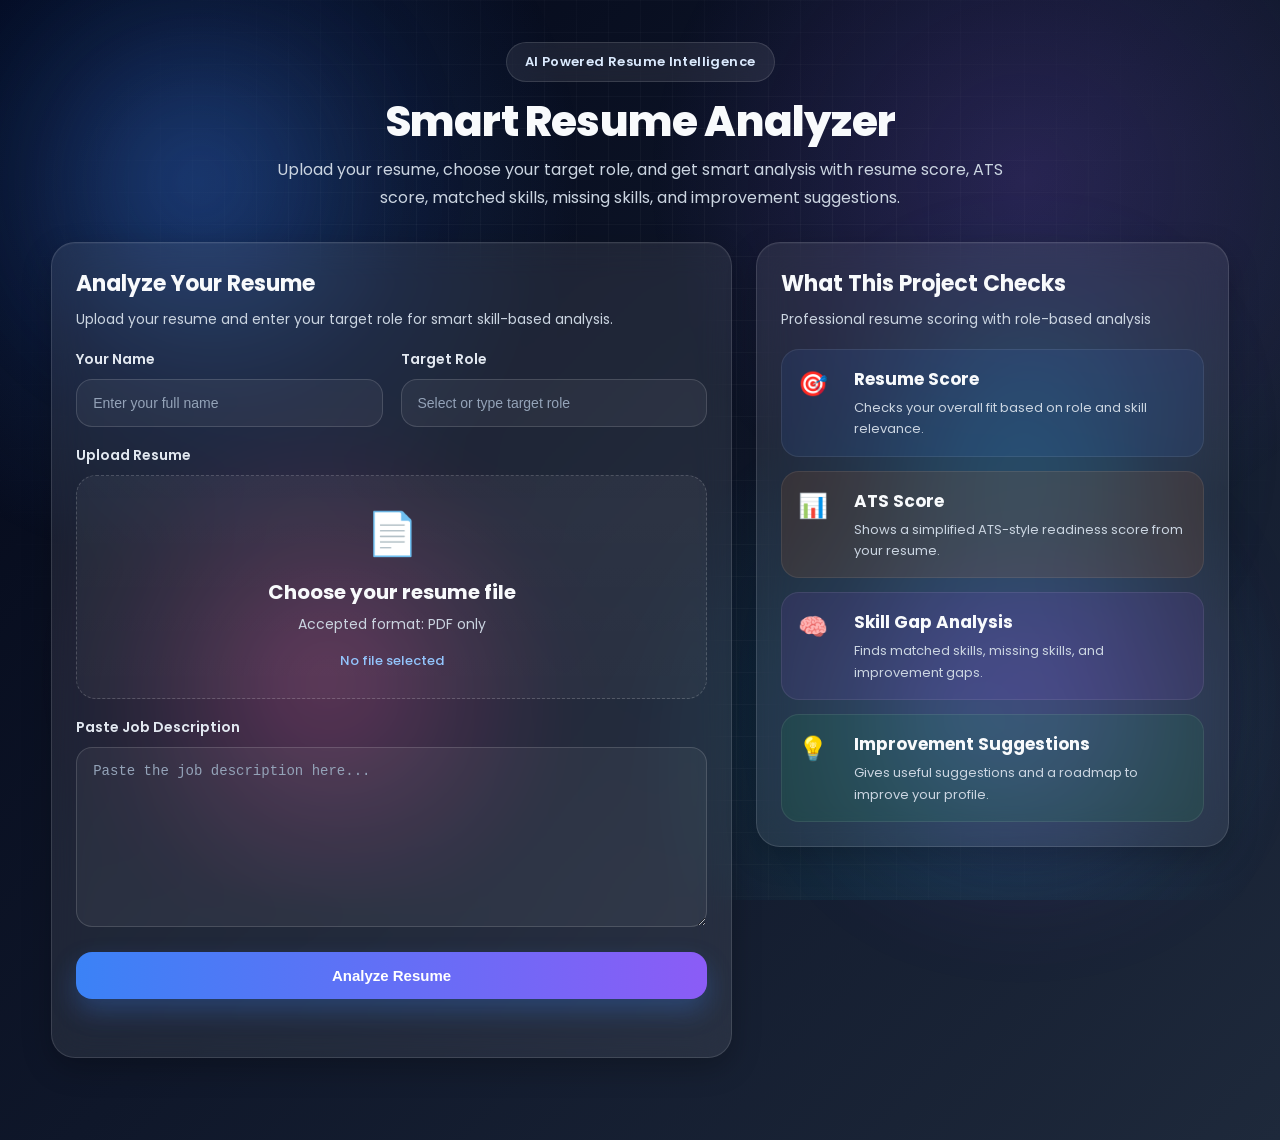
<file: resume-analyzer-frontend/index.html>
<!DOCTYPE html>
<html lang="en">
<head>
  <meta charset="UTF-8" />
  <meta name="viewport" content="width=device-width, initial-scale=1.0" />
  <title>Smart Resume Analyzer</title>
  <link rel="preconnect" href="https://fonts.googleapis.com" />
  <link rel="preconnect" href="https://fonts.gstatic.com" crossorigin />
  <link
    href="https://fonts.googleapis.com/css2?family=Poppins:wght@300;400;500;600;700;800&display=swap"
    rel="stylesheet"
  />
  <link rel="stylesheet" href="style.css" />
</head>
<body>
  <div class="animated-bg"></div>
  <div class="grid-overlay"></div>
  <div class="floating-shape shape1"></div>
  <div class="floating-shape shape2"></div>
  <div class="floating-shape shape3"></div>
  <div class="floating-shape shape4"></div>

  <div class="page">
    <header class="hero reveal">
      <div class="hero-badge">AI Powered Resume Intelligence</div>
      <h1>Smart Resume Analyzer</h1>
      <p>
        Upload your resume, choose your target role, and get smart analysis with
        resume score, ATS score, matched skills, missing skills, and improvement suggestions.
      </p>
    </header>

    <main class="main-container">
      <section class="card form-card reveal">
        <div class="card-top">
          <h2>Analyze Your Resume</h2>
          <p class="section-subtext">
            Upload your resume and enter your target role for smart skill-based analysis.
          </p>
        </div>

        <form id="resumeForm">
          <div class="form-grid">
            <div class="form-group">
              <label for="fullName">Your Name</label>
              <input
                type="text"
                id="fullName"
                placeholder="Enter your full name"
              />
            </div>

            <div class="form-group">
              <label for="role">Target Role</label>
              <input
                type="text"
                id="role"
                list="roleOptions"
                placeholder="Select or type target role"
              />

              <datalist id="roleOptions">
                <option value="Frontend Developer"></option>
                <option value="Backend Developer"></option>
                <option value="Full Stack Developer"></option>
                <option value="Java Developer"></option>
                <option value="Python Developer"></option>
                <option value="React Developer"></option>
                <option value="Node.js Developer"></option>
                <option value="Software Engineer"></option>
                <option value="Web Developer"></option>
                <option value="UI/UX Designer"></option>
                <option value="Data Analyst"></option>
                <option value="Business Analyst"></option>
                <option value="AI Engineer"></option>
                <option value="DevOps Engineer"></option>
                <option value="Cloud Engineer"></option>
                <option value="QA Engineer"></option>
                <option value="Technical Support Engineer"></option>
                <option value="BPO Executive"></option>
              </datalist>
            </div>
          </div>

          <div class="form-group">
            <label for="resumeFile">Upload Resume</label>
            <div class="upload-box">
              <input type="file" id="resumeFile" accept=".pdf" />
              <div class="upload-content">
                <div class="upload-icon">📄</div>
                <h3>Choose your resume file</h3>
                <p>Accepted format: PDF only</p>
                <span id="fileNameText">No file selected</span>
              </div>
            </div>
          </div>

          <div class="form-group">
            <label for="jobDescription">Paste Job Description</label>
            <textarea
              id="jobDescription"
              rows="9"
              placeholder="Paste the job description here..."
            ></textarea>
          </div>

          <button type="submit" class="analyze-btn">
            <span class="btn-text">Analyze Resume</span>
          </button>

          <p id="errorMsg" class="error-msg"></p>
        </form>
      </section>

      <section class="card feature-card reveal">
        <div class="card-top">
          <h2>What This Project Checks</h2>
          <p class="section-subtext">
            Professional resume scoring with role-based analysis
          </p>
        </div>

        <div class="feature-list">
          <div class="feature-item feature-blue">
            <div class="feature-icon">🎯</div>
            <div>
              <h3>Resume Score</h3>
              <p>Checks your overall fit based on role and skill relevance.</p>
            </div>
          </div>

          <div class="feature-item feature-orange">
            <div class="feature-icon">📊</div>
            <div>
              <h3>ATS Score</h3>
              <p>Shows a simplified ATS-style readiness score from your resume.</p>
            </div>
          </div>

          <div class="feature-item feature-purple">
            <div class="feature-icon">🧠</div>
            <div>
              <h3>Skill Gap Analysis</h3>
              <p>Finds matched skills, missing skills, and improvement gaps.</p>
            </div>
          </div>

          <div class="feature-item feature-green">
            <div class="feature-icon">💡</div>
            <div>
              <h3>Improvement Suggestions</h3>
              <p>Gives useful suggestions and a roadmap to improve your profile.</p>
            </div>
          </div>
        </div>
      </section>
    </main>
  </div>

  <script src="script.js"></script>
</body>
</html>
</file>
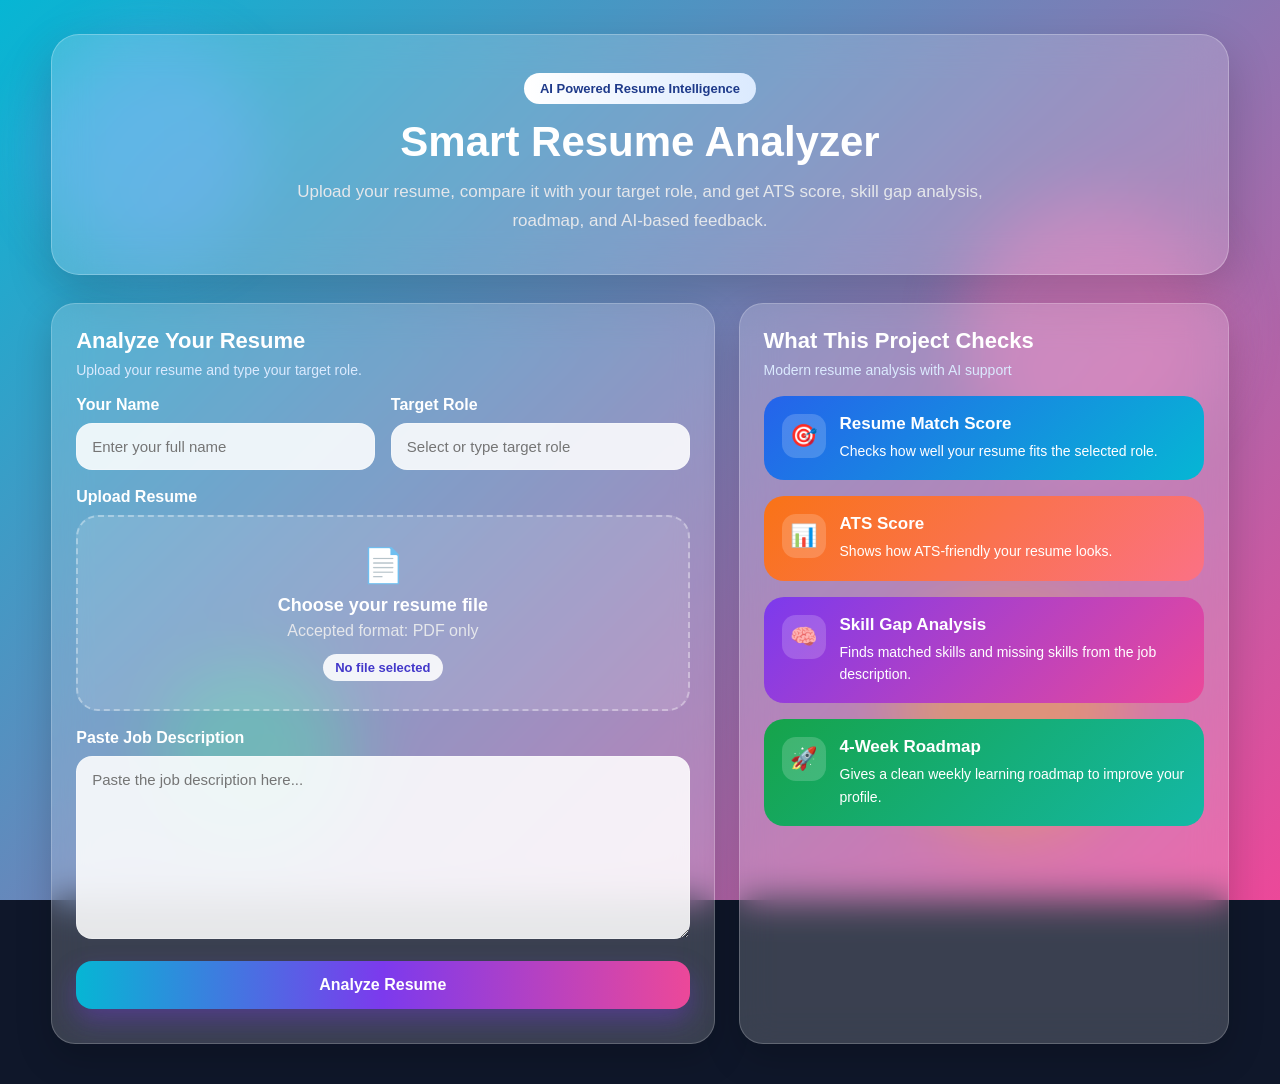
<file: resume-analyzer-backend/src/main/resources/static/index.html>
<!DOCTYPE html>
<html lang="en">
<head>
  <meta charset="UTF-8" />
  <meta name="viewport" content="width=device-width, initial-scale=1.0" />
  <title>Smart Resume Analyzer</title>
  <link rel="stylesheet" href="style.css" />
</head>
<body>
  <div class="animated-bg"></div>
  <div class="floating-shape shape1"></div>
  <div class="floating-shape shape2"></div>
  <div class="floating-shape shape3"></div>
  <div class="floating-shape shape4"></div>

  <div class="page">
    <header class="hero">
      <div class="hero-badge">AI Powered Resume Intelligence</div>
      <h1>Smart Resume Analyzer</h1>
      <p>
        Upload your resume, compare it with your target role, and get ATS score,
        skill gap analysis, roadmap, and AI-based feedback.
      </p>
    </header>

    <main class="main-container">
      <section class="card form-card">
        <div class="card-top">
          <h2>Analyze Your Resume</h2>
          <p class="section-subtext">Upload your resume and type your target role.</p>
        </div>

        <form id="resumeForm">
          <div class="form-grid">
            <div class="form-group">
              <label for="fullName">Your Name</label>
              <input
                type="text"
                id="fullName"
                placeholder="Enter your full name"
              />
            </div>

            <div class="form-group">
              <label for="role">Target Role</label>
              <input
                type="text"
                id="role"
                list="roleOptions"
                placeholder="Select or type target role"
              />
              <datalist id="roleOptions">
                <option value="Frontend Developer"></option>
                <option value="Backend Developer"></option>
                <option value="Full Stack Developer"></option>
                <option value="Java Developer"></option>
                <option value="Python Developer"></option>
                <option value="React Developer"></option>
                <option value="Node.js Developer"></option>
                <option value="Software Engineer"></option>
                <option value="Web Developer"></option>
                <option value="Data Analyst"></option>
                <option value="UI/UX Designer"></option>
                <option value="QA Engineer"></option>
              </datalist>
            </div>
          </div>

          <div class="form-group">
            <label for="resumeFile">Upload Resume</label>
            <div class="upload-box">
              <input type="file" id="resumeFile" accept=".pdf" />
              <div class="upload-content">
                <div class="upload-icon">📄</div>
                <h3>Choose your resume file</h3>
                <p>Accepted format: PDF only</p>
                <span id="fileNameText">No file selected</span>
              </div>
            </div>
          </div>

          <div class="form-group">
            <label for="jobDescription">Paste Job Description</label>
            <textarea
              id="jobDescription"
              rows="9"
              placeholder="Paste the job description here..."
            ></textarea>
          </div>

          <button type="submit" class="analyze-btn">
            <span class="btn-text">Analyze Resume</span>
          </button>

          <p id="errorMsg" class="error-msg"></p>
        </form>
      </section>

      <section class="card feature-card">
        <div class="card-top">
          <h2>What This Project Checks</h2>
          <p class="section-subtext">Modern resume analysis with AI support</p>
        </div>

        <div class="feature-list">
          <div class="feature-item feature-blue">
            <div class="feature-icon">🎯</div>
            <div>
              <h3>Resume Match Score</h3>
              <p>Checks how well your resume fits the selected role.</p>
            </div>
          </div>

          <div class="feature-item feature-orange">
            <div class="feature-icon">📊</div>
            <div>
              <h3>ATS Score</h3>
              <p>Shows how ATS-friendly your resume looks.</p>
            </div>
          </div>

          <div class="feature-item feature-purple">
            <div class="feature-icon">🧠</div>
            <div>
              <h3>Skill Gap Analysis</h3>
              <p>Finds matched skills and missing skills from the job description.</p>
            </div>
          </div>

          <div class="feature-item feature-green">
            <div class="feature-icon">🚀</div>
            <div>
              <h3>4-Week Roadmap</h3>
              <p>Gives a clean weekly learning roadmap to improve your profile.</p>
            </div>
          </div>
        </div>
      </section>
    </main>
  </div>

  <script src="script.js"></script>
</body>
</html>
</file>
<file: resume-analyzer-frontend/style.css>
* {
  margin: 0;
  padding: 0;
  box-sizing: border-box;
}

:root {
  --bg-1: #020617;
  --bg-2: #0f172a;
  --bg-3: #1e293b;
  --text-main: #f8fafc;
  --text-soft: #cbd5e1;
  --border-soft: rgba(255, 255, 255, 0.12);
  --card-bg: rgba(255, 255, 255, 0.08);
  --card-bg-strong: rgba(255, 255, 255, 0.1);
  --blue: #3b82f6;
  --purple: #8b5cf6;
  --cyan: #06b6d4;
  --green: #22c55e;
  --red: #ef4444;
  --orange: #f97316;
  --pink: #ec4899;
}

html {
  scroll-behavior: smooth;
}

body {
  font-family: "Poppins", sans-serif;
  min-height: 100vh;
  background: linear-gradient(135deg, var(--bg-1), var(--bg-2), var(--bg-3));
  color: var(--text-main);
  position: relative;
  overflow-x: hidden;
}

/* Background */
.animated-bg {
  position: fixed;
  inset: 0;
  background:
    radial-gradient(circle at 15% 20%, rgba(59, 130, 246, 0.22), transparent 30%),
    radial-gradient(circle at 80% 20%, rgba(139, 92, 246, 0.2), transparent 30%),
    radial-gradient(circle at 75% 80%, rgba(6, 182, 212, 0.18), transparent 28%),
    radial-gradient(circle at 25% 75%, rgba(236, 72, 153, 0.14), transparent 24%);
  z-index: -3;
}

.grid-overlay {
  position: fixed;
  inset: 0;
  background-image:
    linear-gradient(rgba(255,255,255,0.03) 1px, transparent 1px),
    linear-gradient(90deg, rgba(255,255,255,0.03) 1px, transparent 1px);
  background-size: 32px 32px;
  mask-image: radial-gradient(circle at center, black 40%, transparent 90%);
  z-index: -2;
  pointer-events: none;
}

.floating-shape {
  position: fixed;
  border-radius: 50%;
  filter: blur(85px);
  opacity: 0.32;
  z-index: -1;
  animation: floatMove 12s ease-in-out infinite alternate;
}

.shape1 {
  width: 220px;
  height: 220px;
  background: var(--blue);
  top: 8%;
  left: 7%;
}

.shape2 {
  width: 260px;
  height: 260px;
  background: var(--purple);
  bottom: 8%;
  right: 10%;
  animation-delay: 1s;
}

.shape3 {
  width: 200px;
  height: 200px;
  background: var(--cyan);
  top: 38%;
  right: 12%;
  animation-delay: 2s;
}

.shape4 {
  width: 190px;
  height: 190px;
  background: var(--pink);
  bottom: 14%;
  left: 18%;
  animation-delay: 3s;
}

@keyframes floatMove {
  0% {
    transform: translateY(0px) translateX(0px) scale(1);
  }
  100% {
    transform: translateY(-30px) translateX(18px) scale(1.08);
  }
}

/* Reveal animation */
.reveal {
  opacity: 0;
  transform: translateY(24px);
  transition: all 0.7s ease;
}

.reveal.active {
  opacity: 1;
  transform: translateY(0);
}

/* Shared */
.page,
.result-container {
  width: min(1200px, 92%);
  margin: 42px auto;
  padding-bottom: 40px;
}

.hero,
.result-header {
  text-align: center;
  margin-bottom: 30px;
}

.hero-badge {
  display: inline-block;
  padding: 9px 18px;
  border-radius: 999px;
  background: rgba(255, 255, 255, 0.08);
  border: 1px solid var(--border-soft);
  backdrop-filter: blur(14px);
  margin-bottom: 16px;
  font-size: 13px;
  font-weight: 600;
  letter-spacing: 0.4px;
  color: #dbeafe;
}

.hero h1,
.result-header h1 {
  font-size: 42px;
  font-weight: 800;
  line-height: 1.15;
  margin-bottom: 10px;
  letter-spacing: -0.8px;
}

.hero p,
.result-header p,
.section-subtext,
.feature-item p,
.empty-text {
  color: var(--text-soft);
}

.hero p {
  max-width: 760px;
  margin: 0 auto;
  line-height: 1.75;
  font-size: 16px;
}

/* Layout */
.main-container {
  display: grid;
  grid-template-columns: 1.18fr 0.82fr;
  gap: 24px;
  align-items: start;
}

.result-grid {
  display: grid;
  grid-template-columns: repeat(12, 1fr);
  gap: 20px;
}

/* Cards */
.card,
.result-card {
  background: var(--card-bg);
  border: 1px solid var(--border-soft);
  border-radius: 24px;
  padding: 24px;
  backdrop-filter: blur(18px);
  box-shadow:
    0 10px 30px rgba(0, 0, 0, 0.24),
    inset 0 1px 0 rgba(255, 255, 255, 0.04);
  transition: transform 0.28s ease, box-shadow 0.28s ease, border-color 0.28s ease;
}

.card:hover,
.result-card:hover {
  transform: translateY(-6px);
  box-shadow:
    0 18px 50px rgba(0, 0, 0, 0.32),
    0 0 0 1px rgba(255, 255, 255, 0.04);
  border-color: rgba(255, 255, 255, 0.18);
}

.card-top h2,
.result-card h2 {
  font-size: 22px;
  margin-bottom: 8px;
  font-weight: 700;
}

.section-subtext {
  font-size: 14px;
  margin-bottom: 18px;
  line-height: 1.6;
}

/* Form */
.form-grid {
  display: grid;
  grid-template-columns: 1fr 1fr;
  gap: 18px;
}

.form-group {
  margin-bottom: 18px;
}

.form-group label {
  display: block;
  margin-bottom: 9px;
  font-size: 14px;
  font-weight: 600;
  color: #e2e8f0;
}

.form-group input,
.form-group textarea {
  width: 100%;
  border: 1px solid rgba(255, 255, 255, 0.14);
  background: rgba(255, 255, 255, 0.05);
  color: #ffffff;
  border-radius: 16px;
  padding: 15px 16px;
  font-size: 14px;
  outline: none;
  transition: all 0.28s ease;
}

.form-group input::placeholder,
.form-group textarea::placeholder {
  color: #94a3b8;
}

.form-group input:focus,
.form-group textarea:focus {
  border-color: rgba(96, 165, 250, 0.8);
  box-shadow: 0 0 0 4px rgba(59, 130, 246, 0.12);
  background: rgba(255, 255, 255, 0.07);
}

textarea {
  resize: vertical;
  min-height: 180px;
}

/* Upload */
.upload-box {
  position: relative;
  border: 1.5px dashed rgba(255, 255, 255, 0.18);
  border-radius: 20px;
  padding: 26px 20px;
  text-align: center;
  background: linear-gradient(
    180deg,
    rgba(255, 255, 255, 0.05),
    rgba(255, 255, 255, 0.03)
  );
  overflow: hidden;
  transition: all 0.28s ease;
}

.upload-box:hover {
  border-color: rgba(96, 165, 250, 0.45);
  background: linear-gradient(
    180deg,
    rgba(255, 255, 255, 0.06),
    rgba(255, 255, 255, 0.04)
  );
}

.upload-box input[type="file"] {
  position: absolute;
  inset: 0;
  opacity: 0;
  cursor: pointer;
}

.upload-content {
  pointer-events: none;
}

.upload-icon {
  font-size: 42px;
  margin-bottom: 12px;
}

.upload-content h3 {
  font-size: 20px;
  margin-bottom: 7px;
  font-weight: 700;
}

.upload-content p {
  color: var(--text-soft);
  margin-bottom: 8px;
  font-size: 14px;
}

#fileNameText {
  display: inline-block;
  margin-top: 8px;
  color: #93c5fd;
  font-size: 13px;
  font-weight: 500;
  word-break: break-word;
}

/* Button */
.analyze-btn {
  width: 100%;
  border: none;
  padding: 15px 20px;
  border-radius: 16px;
  font-size: 15px;
  font-weight: 700;
  cursor: pointer;
  color: white;
  background: linear-gradient(90deg, var(--blue), var(--purple));
  box-shadow: 0 12px 26px rgba(59, 130, 246, 0.28);
  transition: transform 0.25s ease, box-shadow 0.25s ease, opacity 0.25s ease;
}

.analyze-btn:hover {
  transform: translateY(-2px);
  box-shadow: 0 18px 36px rgba(139, 92, 246, 0.32);
}

.analyze-btn:disabled {
  cursor: not-allowed;
  opacity: 0.8;
}

.analyze-btn.loading {
  position: relative;
}

.error-msg {
  margin-top: 14px;
  color: #fca5a5;
  font-size: 14px;
  min-height: 20px;
  line-height: 1.5;
}

/* Features */
.feature-list {
  display: grid;
  gap: 14px;
}

.feature-item {
  display: flex;
  align-items: flex-start;
  gap: 14px;
  padding: 16px;
  border-radius: 18px;
  border: 1px solid rgba(255, 255, 255, 0.08);
  transition: transform 0.25s ease, border-color 0.25s ease;
}

.feature-item:hover {
  transform: translateY(-4px);
  border-color: rgba(255, 255, 255, 0.16);
}

.feature-icon {
  font-size: 24px;
  min-width: 42px;
}

.feature-item h3 {
  font-size: 17px;
  margin-bottom: 5px;
  font-weight: 700;
}

.feature-item p {
  line-height: 1.65;
  font-size: 13px;
}

.feature-blue {
  background: rgba(59, 130, 246, 0.1);
}

.feature-orange {
  background: rgba(249, 115, 22, 0.1);
}

.feature-purple {
  background: rgba(168, 85, 247, 0.1);
}

.feature-green {
  background: rgba(34, 197, 94, 0.1);
}

/* Result cards */
.result-card {
  grid-column: span 4;
}

.summary-card {
  grid-column: span 6;
  display: flex;
  align-items: center;
  gap: 18px;
}

.summary-avatar {
  width: 70px;
  height: 70px;
  border-radius: 50%;
  display: grid;
  place-items: center;
  font-size: 30px;
  background: rgba(255, 255, 255, 0.14);
  border: 1px solid rgba(255, 255, 255, 0.08);
}

.score-highlight {
  text-align: center;
  position: relative;
  overflow: hidden;
}

.score-chip {
  display: inline-block;
  margin-bottom: 14px;
  padding: 8px 14px;
  font-size: 12px;
  font-weight: 600;
  border-radius: 999px;
  color: #dbeafe;
  background: rgba(255, 255, 255, 0.08);
  border: 1px solid var(--border-soft);
}

.big-score {
  font-size: 44px;
  font-weight: 800;
  margin: 10px 0;
  letter-spacing: -1px;
}

.match-card .big-score {
  color: #86efac;
}

.ats-card .big-score {
  color: #93c5fd;
}

.chart-card {
  grid-column: span 6;
}

.small-chart-box {
  position: relative;
  width: 100%;
  height: 280px;
}

.full-width {
  grid-column: 1 / -1;
}

/* Tags */
.tag-container {
  display: flex;
  flex-wrap: wrap;
  gap: 10px;
}

.tag {
  padding: 9px 14px;
  border-radius: 999px;
  border: 1px solid rgba(255, 255, 255, 0.12);
  font-size: 13px;
  font-weight: 500;
  transition: transform 0.22s ease, box-shadow 0.22s ease;
}

.tag:hover {
  transform: translateY(-2px) scale(1.03);
}

.tag.found {
  background: rgba(56, 189, 248, 0.16);
}

.tag.matched {
  background: rgba(34, 197, 94, 0.18);
}

.tag.missing {
  background: rgba(239, 68, 68, 0.16);
}

/* Lists */
.list-box {
  padding-left: 18px;
  line-height: 1.8;
}

.list-box li {
  margin-bottom: 8px;
  color: #e2e8f0;
}

/* Roadmap */
.roadmap-step {
  padding: 16px;
  margin-bottom: 12px;
  border-radius: 16px;
  background: rgba(255, 255, 255, 0.06);
  border-left: 4px solid #38bdf8;
  border: 1px solid rgba(255, 255, 255, 0.08);
}

.roadmap-day {
  font-size: 13px;
  font-weight: 700;
  color: #7dd3fc;
  margin-bottom: 6px;
}

.roadmap-text {
  line-height: 1.7;
  color: #e2e8f0;
  font-size: 14px;
}

/* Text boxes */
.resume-text-box {
  display: block;
  min-height: 170px;
  max-height: 420px;
  overflow-y: auto;
  padding: 18px;
  border-radius: 18px;
  background: rgba(2, 6, 23, 0.42);
  border: 1px solid rgba(255, 255, 255, 0.1);
  color: #f8fafc;
  line-height: 1.85;
  white-space: pre-wrap;
  word-break: break-word;
  font-size: 14px;
}

/* Back button */
.back-btn {
  display: inline-block;
  margin-top: 28px;
  text-decoration: none;
  color: white;
  background: rgba(255, 255, 255, 0.1);
  padding: 12px 20px;
  border-radius: 14px;
  border: 1px solid rgba(255, 255, 255, 0.12);
  transition: all 0.28s ease;
}

.back-btn:hover {
  background: rgba(255, 255, 255, 0.16);
  transform: translateY(-2px);
}

/* Scrollbar */
::-webkit-scrollbar {
  width: 10px;
}

::-webkit-scrollbar-track {
  background: rgba(255,255,255,0.05);
}

::-webkit-scrollbar-thumb {
  background: rgba(255,255,255,0.18);
  border-radius: 999px;
}

::-webkit-scrollbar-thumb:hover {
  background: rgba(255,255,255,0.28);
}

/* Responsive */
@media (max-width: 992px) {
  .main-container {
    grid-template-columns: 1fr;
  }

  .form-grid {
    grid-template-columns: 1fr;
  }

  .result-card,
  .summary-card,
  .chart-card {
    grid-column: span 12;
  }

  .hero h1,
  .result-header h1 {
    font-size: 32px;
  }
}

@media (max-width: 576px) {
  .page,
  .result-container {
    width: 94%;
    margin: 24px auto;
  }

  .card,
  .result-card {
    padding: 18px;
    border-radius: 20px;
  }

  .big-score {
    font-size: 34px;
  }

  .hero h1,
  .result-header h1 {
    font-size: 27px;
  }

  .upload-content h3 {
    font-size: 17px;
  }

  .summary-card {
    flex-direction: column;
    align-items: flex-start;
  }
}
</file>
<file: resume-analyzer-backend/src/main/resources/static/style.css>
* {
  margin: 0;
  padding: 0;
  box-sizing: border-box;
  font-family: "Segoe UI", Arial, sans-serif;
}

body {
  min-height: 100vh;
  color: #1f2937;
  overflow-x: hidden;
  position: relative;
  background: #0f172a;
}

.animated-bg {
  position: fixed;
  inset: 0;
  background: linear-gradient(-45deg, #0f172a, #1d4ed8, #7c3aed, #ec4899, #06b6d4);
  background-size: 400% 400%;
  animation: gradientShift 14s ease infinite;
  z-index: -4;
}

@keyframes gradientShift {
  0% {
    background-position: 0% 50%;
  }
  25% {
    background-position: 50% 100%;
  }
  50% {
    background-position: 100% 50%;
  }
  75% {
    background-position: 50% 0%;
  }
  100% {
    background-position: 0% 50%;
  }
}

.floating-shape {
  position: fixed;
  border-radius: 50%;
  filter: blur(30px);
  z-index: -3;
  opacity: 0.45;
  animation: floatMove 10s ease-in-out infinite;
}

.shape1 {
  width: 220px;
  height: 220px;
  background: #60a5fa;
  top: 40px;
  left: 40px;
}

.shape2 {
  width: 260px;
  height: 260px;
  background: #f472b6;
  top: 200px;
  right: 60px;
  animation-delay: 2s;
}

.shape3 {
  width: 200px;
  height: 200px;
  background: #34d399;
  bottom: 40px;
  left: 12%;
  animation-delay: 4s;
}

.shape4 {
  width: 230px;
  height: 230px;
  background: #f59e0b;
  bottom: 70px;
  right: 12%;
  animation-delay: 1s;
}

@keyframes floatMove {
  0% {
    transform: translateY(0px) translateX(0px) scale(1);
  }
  25% {
    transform: translateY(-20px) translateX(15px) scale(1.05);
  }
  50% {
    transform: translateY(10px) translateX(-15px) scale(0.96);
  }
  75% {
    transform: translateY(-15px) translateX(10px) scale(1.03);
  }
  100% {
    transform: translateY(0px) translateX(0px) scale(1);
  }
}

.page,
.result-container {
  position: relative;
  z-index: 1;
  min-height: 100vh;
  padding: 34px 0 40px;
}

.hero,
.result-header {
  width: 92%;
  max-width: 1200px;
  margin: 0 auto 28px;
  text-align: center;
  padding: 38px 24px;
  border-radius: 28px;
  background: rgba(255, 255, 255, 0.18);
  backdrop-filter: blur(18px);
  box-shadow: 0 18px 45px rgba(0, 0, 0, 0.18);
  border: 1px solid rgba(255, 255, 255, 0.25);
}

.hero-badge {
  display: inline-block;
  padding: 8px 16px;
  border-radius: 999px;
  background: linear-gradient(90deg, #ffffff, #dbeafe);
  color: #1e3a8a;
  font-weight: 700;
  font-size: 13px;
  margin-bottom: 14px;
}

.hero h1,
.result-header h1 {
  font-size: 42px;
  margin-bottom: 12px;
  color: white;
}

.hero p,
.result-header p {
  max-width: 760px;
  margin: 0 auto;
  color: #e5e7eb;
  font-size: 17px;
  line-height: 1.7;
}

.main-container,
.result-grid {
  width: 92%;
  max-width: 1200px;
  margin: 0 auto;
  display: grid;
  gap: 24px;
}

.main-container {
  grid-template-columns: 1.15fr 0.85fr;
}

.result-grid {
  grid-template-columns: repeat(2, 1fr);
}

.card,
.result-card {
  background: rgba(255, 255, 255, 0.18);
  backdrop-filter: blur(18px);
  border-radius: 24px;
  padding: 24px;
  box-shadow: 0 14px 36px rgba(0, 0, 0, 0.18);
  border: 1px solid rgba(255, 255, 255, 0.2);
  transition: transform 0.25s ease, box-shadow 0.25s ease;
}

.card:hover,
.result-card:hover {
  transform: translateY(-5px);
  box-shadow: 0 22px 44px rgba(0, 0, 0, 0.22);
}

.card-top {
  margin-bottom: 18px;
}

.card-top h2,
.result-card h2 {
  font-size: 22px;
  color: white;
  margin-bottom: 8px;
}

.section-subtext {
  color: #dbeafe;
  font-size: 14px;
}

.form-grid {
  display: grid;
  grid-template-columns: 1fr 1fr;
  gap: 16px;
}

.form-group {
  margin-bottom: 18px;
}

label {
  display: block;
  margin-bottom: 9px;
  font-weight: 700;
  color: white;
}

input[type="text"],
textarea {
  width: 100%;
  padding: 14px 15px;
  border-radius: 16px;
  border: 1px solid rgba(255, 255, 255, 0.25);
  background: rgba(255, 255, 255, 0.88);
  outline: none;
  font-size: 15px;
  transition: 0.25s ease;
  color: #111827;
}

input[type="text"]:focus,
textarea:focus {
  border-color: #60a5fa;
  box-shadow: 0 0 0 4px rgba(96, 165, 250, 0.25);
}

textarea {
  resize: vertical;
}

.upload-box {
  position: relative;
  border: 2px dashed rgba(255, 255, 255, 0.35);
  border-radius: 22px;
  background: rgba(255, 255, 255, 0.12);
  overflow: hidden;
  transition: 0.25s ease;
}

.upload-box:hover {
  border-color: #93c5fd;
  background: rgba(255, 255, 255, 0.18);
}

.upload-box input[type="file"] {
  position: absolute;
  inset: 0;
  opacity: 0;
  cursor: pointer;
}

.upload-content {
  padding: 28px 18px;
  text-align: center;
}

.upload-icon {
  font-size: 34px;
  margin-bottom: 10px;
}

.upload-content h3 {
  font-size: 18px;
  margin-bottom: 6px;
  color: white;
}

.upload-content p {
  color: #e5e7eb;
  margin-bottom: 10px;
}

#fileNameText {
  display: inline-block;
  margin-top: 4px;
  padding: 6px 12px;
  border-radius: 999px;
  background: rgba(255, 255, 255, 0.88);
  color: #4338ca;
  font-size: 13px;
  font-weight: 700;
}

.analyze-btn,
.back-btn {
  border: none;
  border-radius: 16px;
  color: white;
  font-weight: 700;
  cursor: pointer;
  transition: 0.25s ease;
  text-decoration: none;
}

.analyze-btn {
  width: 100%;
  padding: 15px;
  font-size: 16px;
  background: linear-gradient(90deg, #06b6d4, #7c3aed, #ec4899);
  box-shadow: 0 12px 26px rgba(124, 58, 237, 0.35);
}

.analyze-btn:hover,
.back-btn:hover {
  transform: translateY(-2px) scale(1.01);
}

.error-msg {
  margin-top: 10px;
  color: #fca5a5;
  font-weight: 700;
}

.feature-list {
  display: grid;
  gap: 16px;
}

.feature-item {
  display: flex;
  align-items: flex-start;
  gap: 14px;
  padding: 18px;
  border-radius: 20px;
  color: white;
}

.feature-blue {
  background: linear-gradient(135deg, #2563eb, #06b6d4);
}

.feature-orange {
  background: linear-gradient(135deg, #f97316, #fb7185);
}

.feature-purple {
  background: linear-gradient(135deg, #7c3aed, #ec4899);
}

.feature-green {
  background: linear-gradient(135deg, #16a34a, #14b8a6);
}

.feature-icon {
  width: 44px;
  height: 44px;
  display: grid;
  place-items: center;
  border-radius: 14px;
  background: rgba(255, 255, 255, 0.18);
  font-size: 22px;
  flex-shrink: 0;
}

.feature-item h3 {
  margin-bottom: 6px;
  font-size: 17px;
}

.feature-item p {
  line-height: 1.6;
  font-size: 14px;
}

.summary-card {
  display: flex;
  gap: 16px;
  align-items: center;
}

.summary-avatar {
  width: 72px;
  height: 72px;
  border-radius: 20px;
  display: grid;
  place-items: center;
  font-size: 30px;
  background: linear-gradient(135deg, #60a5fa, #c084fc);
  flex-shrink: 0;
}

.summary-card p,
.result-card p,
.result-card li {
  color: #f3f4f6;
}

.score-highlight {
  text-align: center;
  color: white;
}

.match-card {
  background: linear-gradient(135deg, #06b6d4, #2563eb);
}

.ats-card {
  background: linear-gradient(135deg, #f97316, #ef4444);
}

.big-score {
  font-size: 44px;
  font-weight: 800;
  margin: 12px 0 8px;
}

.chart-card {
  text-align: center;
}

.small-chart-box {
  width: 220px;
  height: 220px;
  margin: 0 auto;
  padding: 6px;
}

.small-chart-box canvas {
  width: 100% !important;
  height: 100% !important;
}

.tag-container {
  display: flex;
  flex-wrap: wrap;
  gap: 10px;
}

.tag {
  padding: 9px 14px;
  border-radius: 999px;
  font-size: 13px;
  font-weight: 700;
  color: white;
  box-shadow: 0 8px 18px rgba(17, 24, 39, 0.16);
}

.tag.found {
  background: linear-gradient(135deg, #3b82f6, #06b6d4);
}

.tag.matched {
  background: linear-gradient(135deg, #16a34a, #14b8a6);
}

.tag.missing {
  background: linear-gradient(135deg, #ef4444, #f472b6);
}

.list-box {
  padding-left: 20px;
  line-height: 1.9;
}

.list-box li {
  margin-bottom: 6px;
}

#roadmapBox {
  display: grid;
  grid-template-columns: repeat(2, 1fr);
  gap: 16px;
  margin-top: 10px;
}

.roadmap-step {
  padding: 18px;
  border-radius: 18px;
  background: rgba(255, 255, 255, 0.14);
  border: 1px solid rgba(255, 255, 255, 0.18);
  box-shadow: 0 10px 24px rgba(0, 0, 0, 0.16);
}

.roadmap-week {
  font-size: 18px;
  font-weight: 700;
  color: #93c5fd;
  margin-bottom: 10px;
}

.roadmap-text {
  color: #f8fafc;
  line-height: 1.6;
  font-size: 14px;
}

.resume-text-box {
  white-space: pre-wrap;
  line-height: 1.7;
  color: #f8fafc;
  background: rgba(255, 255, 255, 0.12);
  padding: 18px;
  border-radius: 16px;
  max-height: 360px;
  overflow-y: auto;
}

.full-width {
  grid-column: 1 / -1;
}

.back-btn {
  display: inline-block;
  margin: 28px auto 0;
  padding: 13px 22px;
  background: linear-gradient(90deg, #111827, #4f46e5);
  box-shadow: 0 12px 26px rgba(17, 24, 39, 0.28);
}

@media (max-width: 950px) {
  .main-container,
  .result-grid,
  .form-grid {
    grid-template-columns: 1fr;
  }

  #roadmapBox {
    grid-template-columns: 1fr;
  }

  .hero h1,
  .result-header h1 {
    font-size: 32px;
  }

  .summary-card {
    flex-direction: column;
    align-items: flex-start;
  }

  .small-chart-box {
    width: 180px;
    height: 180px;
  }

  .shape1,
  .shape2,
  .shape3,
  .shape4 {
    opacity: 0.28;
  }
}
</file>
